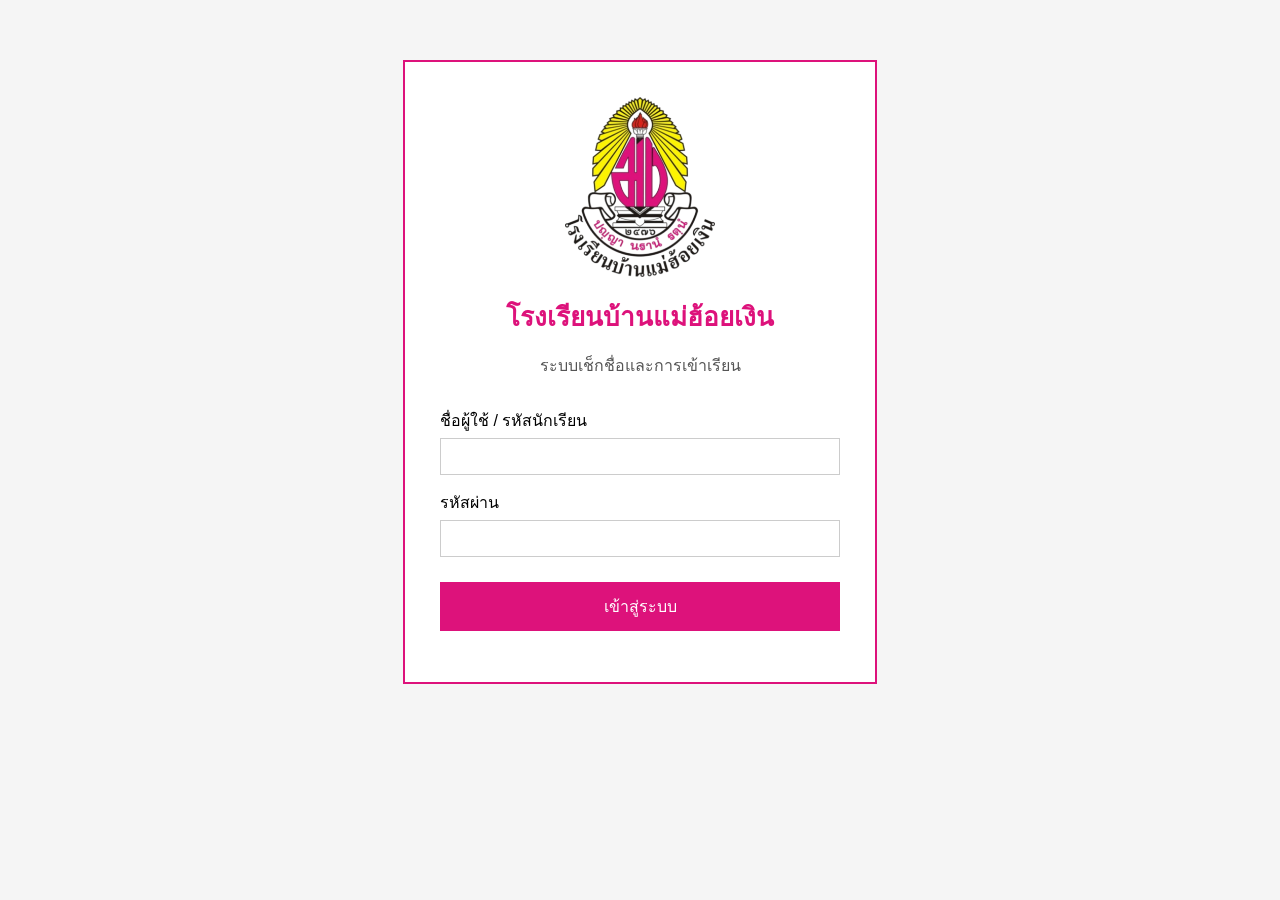
<file: index.html>
<!DOCTYPE html>
<html>
<head>
    <title>ระบบเช็กชื่อโรงเรียนบ้านแม่ฮ้อยเงิน</title>
    <link rel="stylesheet" href="style.css">
</head>

<body>

    <div class="login-box">

        <img src="maehoingenschoollogo.png" class="school-logo">

        <h1>โรงเรียนบ้านแม่ฮ้อยเงิน</h1>
        <p>ระบบเช็กชื่อและการเข้าเรียน</p>

        <form>

            <label>ชื่อผู้ใช้ / รหัสนักเรียน</label>
            <input type="text" id="username">

            <label>รหัสผ่าน</label>
            <input type="password" id="password">

            <button type="button" onclick="login()">เข้าสู่ระบบ</button>

            <p id="error-message"></p>

        </form>

    </div>

    <script src="script.js"></script>

</body>
</html>
</file>
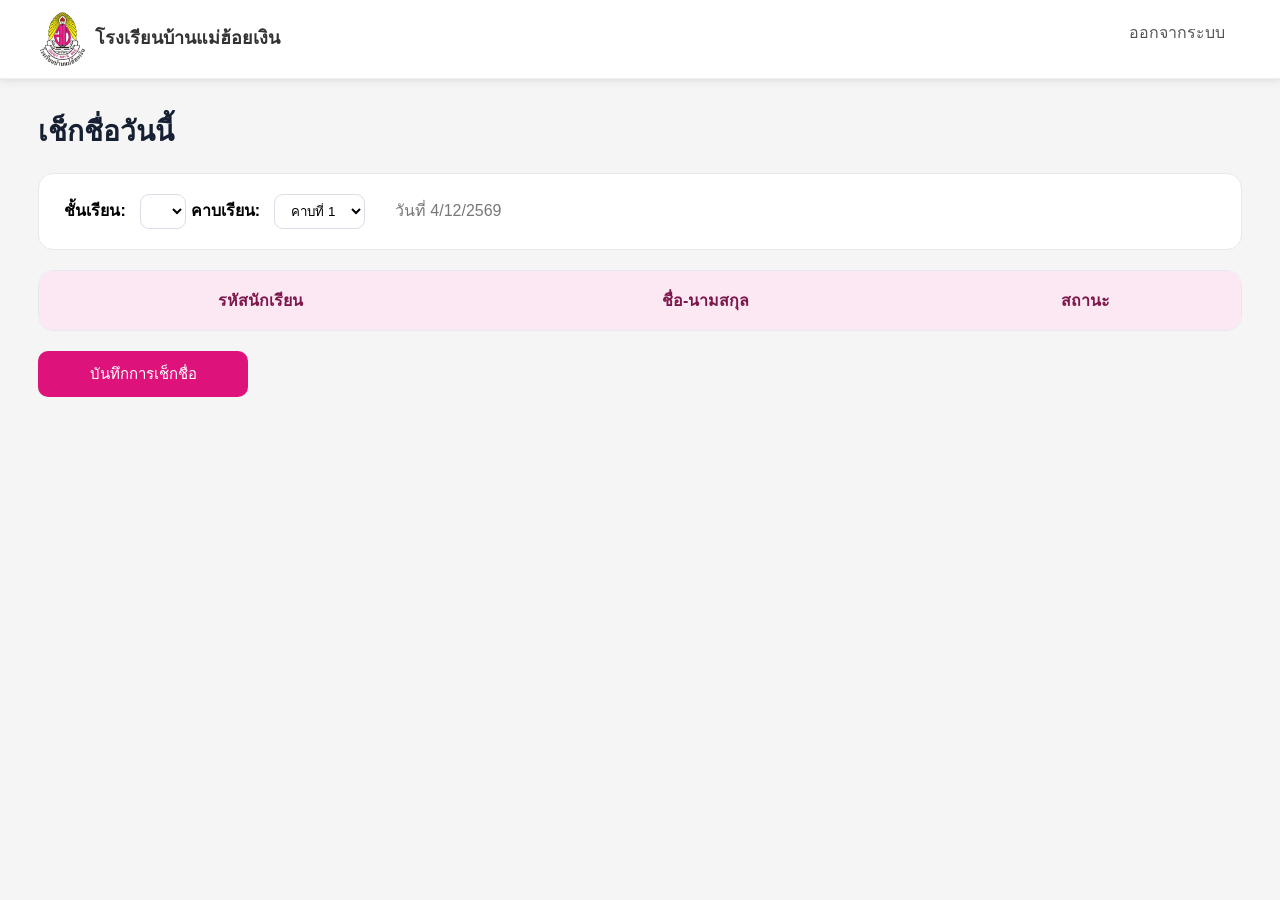
<file: attendance.html>
<!DOCTYPE html>
<html>

<head>
    <title>เช็กชื่อ - โรงเรียนบ้านแม่ฮ้อยเงิน</title>
    <link rel="stylesheet" href="style.css">
</head>

<body>

    <div id="navbar"></div>

    <div class="attendance-container">

        <h1>เช็กชื่อวันนี้</h1>

        <div class="attendance-info">

            <label>ชั้นเรียน:</label>

            <select id="class-select"></select>

            <label>คาบเรียน:</label>

            <select id="period-select"></select>

            <p id="today-date"></p>

        </div>

        <table class="attendance-table">

            <tr>
                <th>รหัสนักเรียน</th>
                <th>ชื่อ-นามสกุล</th>
                <th>สถานะ</th>
            </tr>

            <tbody id="attendance-list"></tbody>

        </table>

        <button class="save-button" onclick="saveAttendance()">
            บันทึกการเช็กชื่อ
        </button>

        <p id="save-message"></p>

    </div>

    <script src="script.js"></script>

</body>

</html>
</file>
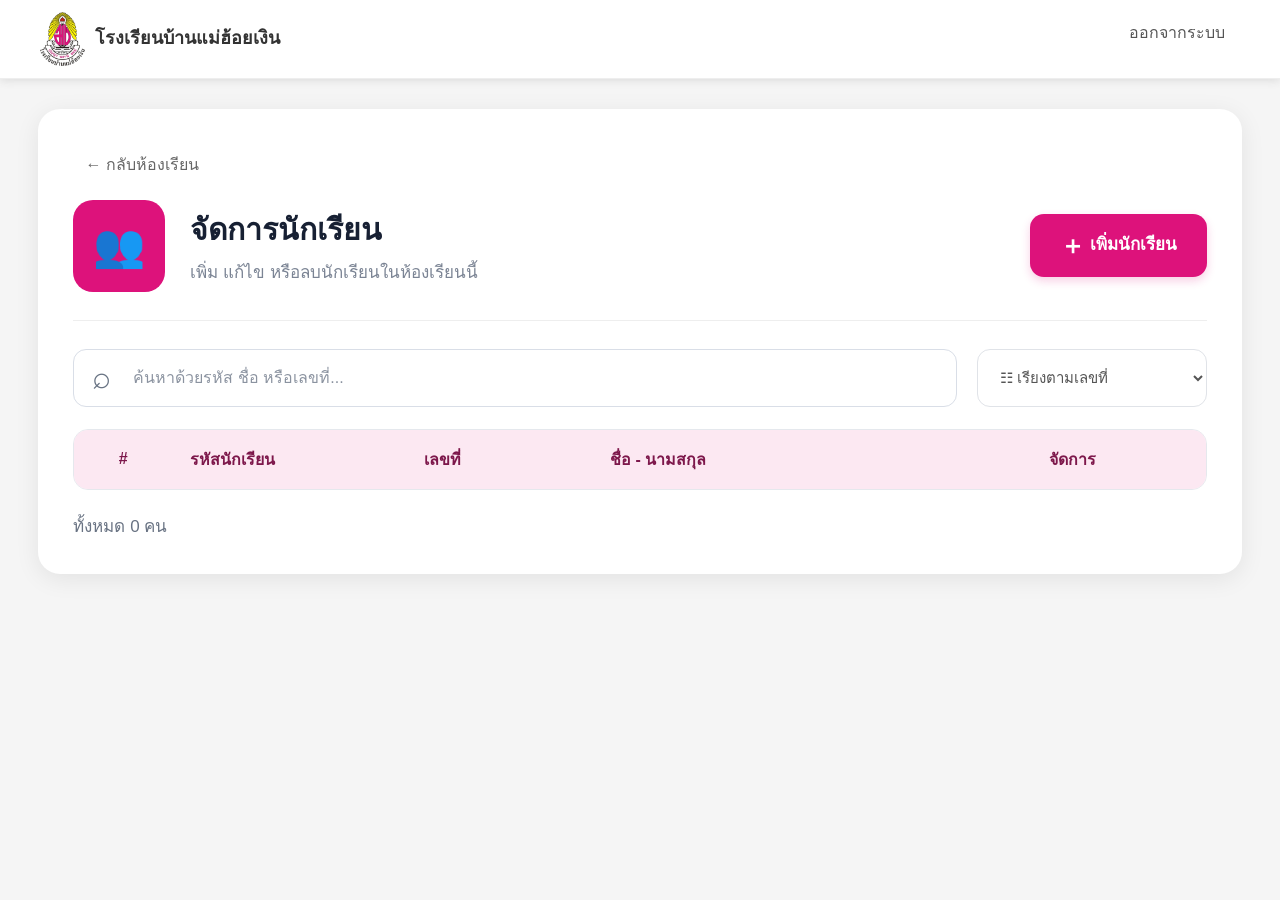
<file: class.html>
<!DOCTYPE html>
<html>

<head>
    <title>จัดการนักเรียน - โรงเรียนบ้านแม่ฮ้อยเงิน</title>
    <link rel="stylesheet" href="style.css">
</head>

<body>

    <div id="navbar"></div>

    <div class="class-student-page">
        <a href="classes.html" class="back-button">← กลับห้องเรียน</a>

        <div class="class-header">

            <div class="class-header-left">

                <div class="class-icon">
                    👥
                </div>

                <div>
                    <h1 id="selected-class-name">จัดการนักเรียน</h1>
                    <p>เพิ่ม แก้ไข หรือลบนักเรียนในห้องเรียนนี้</p>
                </div>

            </div>

            <button class="add-student-button" onclick="toggleAddStudentForm()">
                <span>＋</span> เพิ่มนักเรียน
            </button>

        </div>


        <div id="add-student-form" class="add-student-form">

            <h2>เพิ่มนักเรียน</h2>

            <div class="student-form">

                <label>รหัสนักเรียน</label>
                <input type="text" id="student-id">

                <label>เลขที่</label>
                <input type="text" id="student-number">

                <label>ชื่อ</label>
                <input type="text" id="student-firstname">

                <label>นามสกุล</label>
                <input type="text" id="student-lastname">

                <div class="add-form-buttons">

                    <button onclick="addStudent()">
                        เพิ่มนักเรียน
                    </button>

                    <button class="cancel-add-button" onclick="toggleAddStudentForm()">
                        ยกเลิก
                    </button>

                </div>

                <p id="student-message"></p>

            </div>

        </div>


        <div class="student-list-area">

            <div class="student-list-tools">

                <div class="student-search-box">

                    <span>⌕</span>

                    <input
                        type="text"
                        id="student-search-input"
                        placeholder="ค้นหาด้วยรหัส ชื่อ หรือเลขที่..."
                        oninput="showStudents()">

                </div>

                <select id="student-sort" onchange="showStudents()">

                    <option value="number">☷ เรียงตามเลขที่</option>
                    <option value="id">เรียงตามรหัสนักเรียน</option>
                    <option value="name">เรียงตามชื่อ</option>

                </select>

            </div>


            <div class="student-table-container">

                <table class="student-table">

                    <thead>

                        <tr>
                            <th>#</th>
                            <th>รหัสนักเรียน</th>
                            <th>เลขที่</th>
                            <th>ชื่อ - นามสกุล</th>
                            <th>จัดการ</th>
                        </tr>

                    </thead>

                    <tbody id="student-list"></tbody>

                </table>

            </div>


            <div class="student-list-footer">

                <p id="student-total">ทั้งหมด 0 คน</p>

            </div>

        </div>

    </div>


    <div id="edit-student-modal" class="edit-modal">

        <div class="edit-modal-box">

            <h2>แก้ไขข้อมูลนักเรียน</h2>

            <label>รหัสนักเรียน</label>
            <input type="text" id="edit-student-id">

            <label>เลขที่</label>
            <input type="text" id="edit-student-number">

            <label>ชื่อ</label>
            <input type="text" id="edit-student-firstname">

            <label>นามสกุล</label>
            <input type="text" id="edit-student-lastname">

            <div class="edit-modal-buttons">

                <button onclick="saveEditedStudent()">
                    บันทึก
                </button>

                <button class="cancel-button" onclick="closeEditStudent()">
                    ยกเลิก
                </button>

            </div>

        </div>

    </div>


    <script src="script.js"></script>

</body>

</html>
</file>
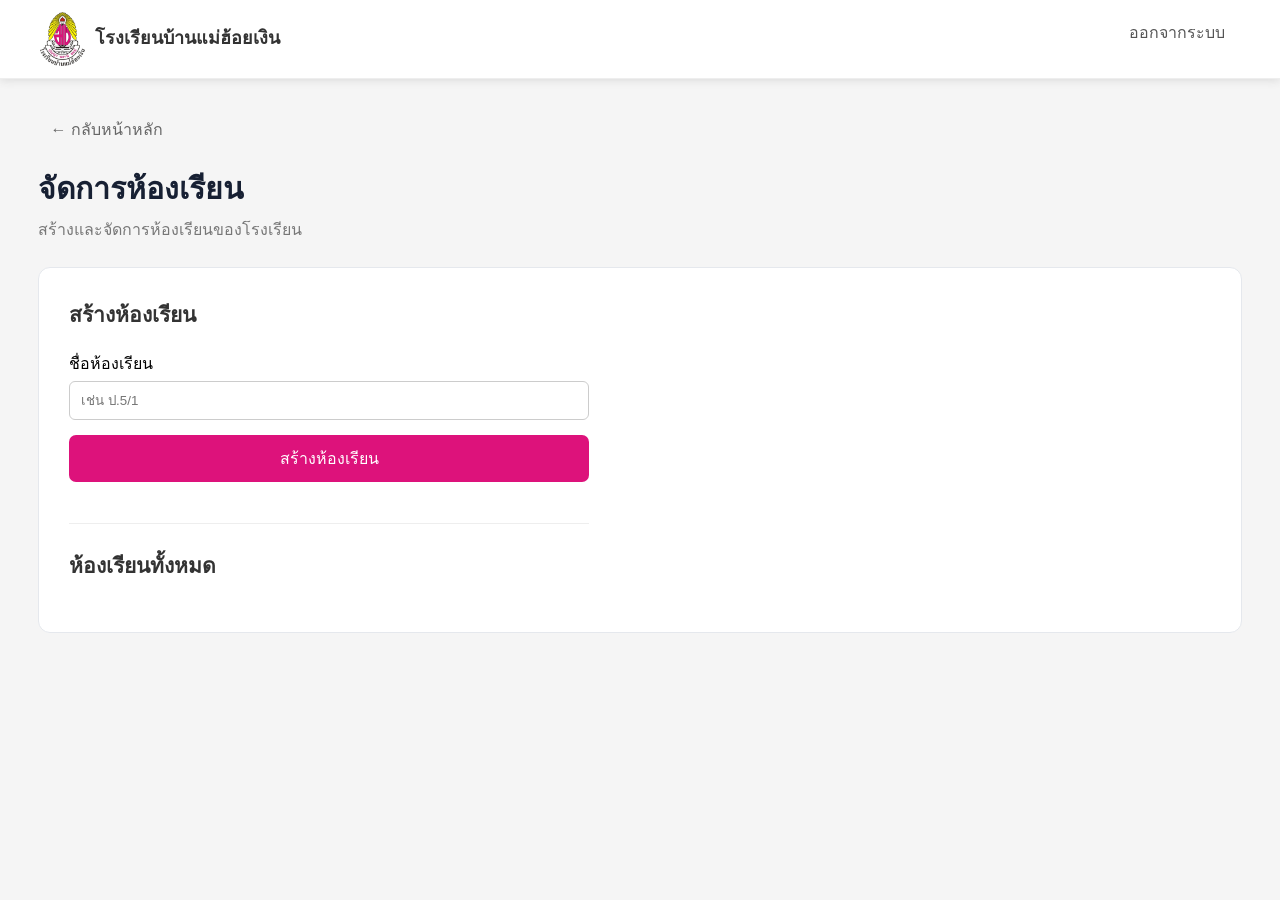
<file: classes.html>
<!DOCTYPE html>
<html>

<head>
    <title>จัดการห้องเรียน - โรงเรียนบ้านแม่ฮ้อยเงิน</title>
    <link rel="stylesheet" href="style.css">
</head>

<body>

    <div id="navbar"></div>

    <div class="class-page">

        <a href="dashboard.html" class="back-button">← กลับหน้าหลัก</a>

        <h1>จัดการห้องเรียน</h1>

        <p class="page-description">
            สร้างและจัดการห้องเรียนของโรงเรียน
        </p>

        <div class="class-management">

            <h2>สร้างห้องเรียน</h2>

            <div class="class-create">

                <label>ชื่อห้องเรียน</label>
                <input type="text" id="class-name" placeholder="เช่น ป.5/1">

                <button onclick="addClass()">สร้างห้องเรียน</button>

                <p id="class-message"></p>

            </div>

            <h2>ห้องเรียนทั้งหมด</h2>

            <div id="class-list"></div>

        </div>

    </div>
    <div id="edit-class-modal" class="edit-modal">

        <div class="edit-modal-box">

            <h2>แก้ไขชื่อห้องเรียน</h2>

            <label>ชื่อห้องเรียน</label>

            <input type="text" id="edit-class-name">

            <div class="edit-modal-buttons">

                <button onclick="saveEditedClass()">
                    บันทึก
                </button>

                <button class="cancel-button" onclick="closeEditClass()">
                    ยกเลิก
                </button>

            </div>

        </div>

    </div>
    
    <script src="script.js"></script>

</body>

</html>
</file>
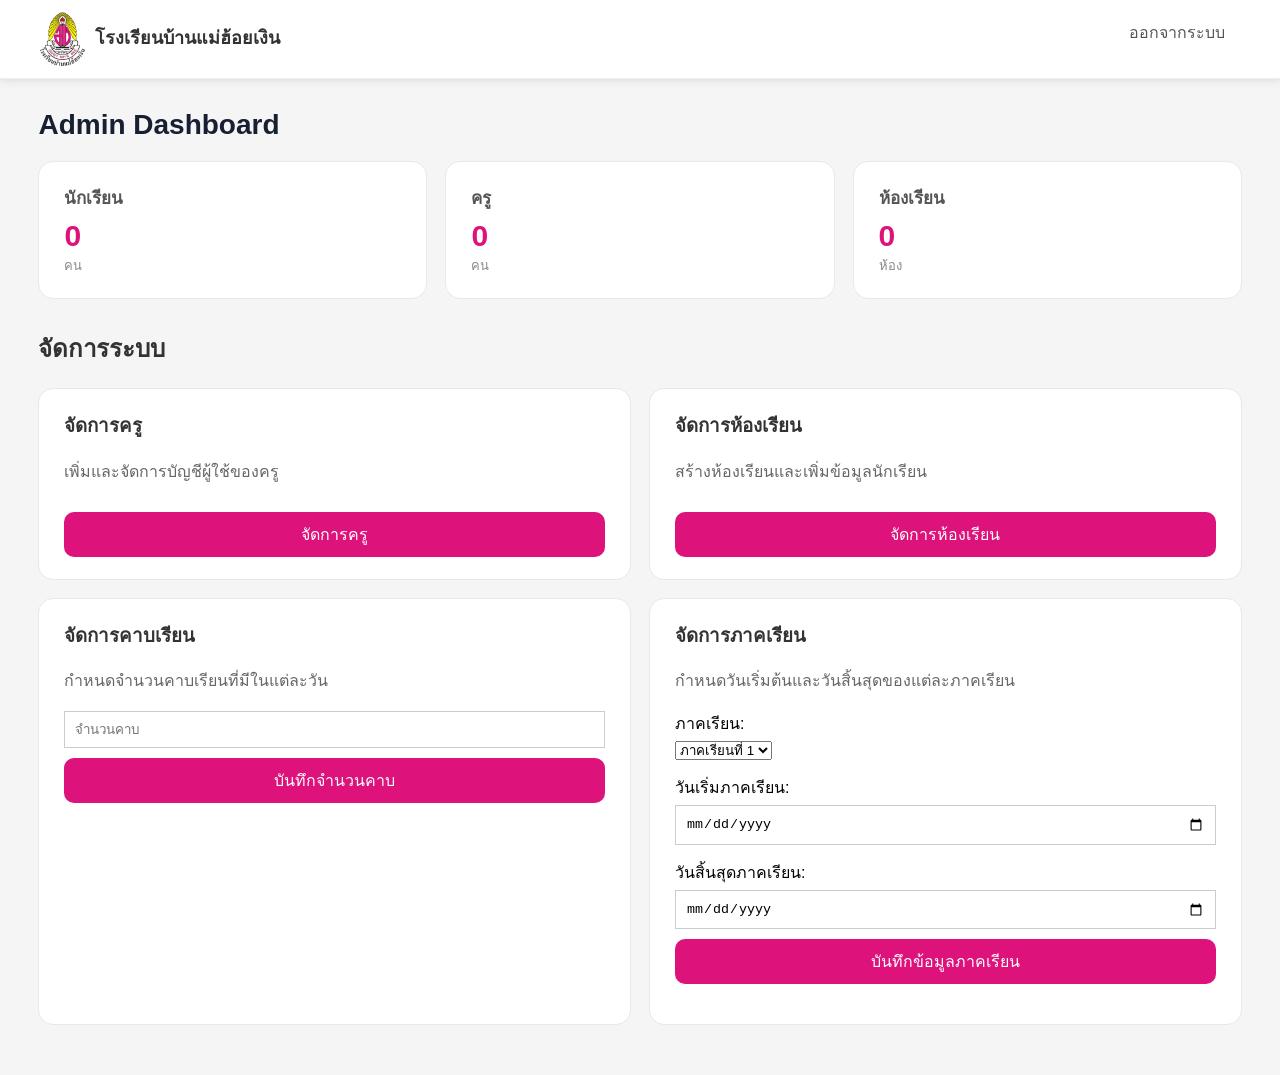
<file: dashboard.html>
<!DOCTYPE html>
<html>

<head>
    <title>Admin - โรงเรียนบ้านแม่ฮ้อยเงิน</title>
    <link rel="stylesheet" href="style.css">
</head>

<body>

    <div id="navbar"></div>
    <div class="admin-container">

        <h1>Admin Dashboard</h1>

        <div class="admin-cards">

            <div class="admin-card">
                <h2>นักเรียน</h2>
                <p id="student-count">0</p>
                <span>คน</span>
            </div>

            <div class="admin-card">
                <h2>ครู</h2>
                <p id="teacher-count">0</p>
                <span>คน</span>
            </div>

            <div class="admin-card">
                <h2>ห้องเรียน</h2>
                <p id="class-count">0</p>
                <span>ห้อง</span>
            </div>

        </div>

        <h2 class="admin-section-title">จัดการระบบ</h2>

        <div class="admin-actions">

            <div class="admin-action">
                <h3>จัดการครู</h3>
                <p>เพิ่มและจัดการบัญชีผู้ใช้ของครู</p>
                <a href="teachers.html">
                    <button>จัดการครู</button>
                </a>
            </div>

            <div class="admin-action">
                <h3>จัดการห้องเรียน</h3>
                <p>สร้างห้องเรียนและเพิ่มข้อมูลนักเรียน</p>
                <a href="classes.html">
                    <button>จัดการห้องเรียน</button>
                </a>
            </div>

            <div class="admin-action">

                <h3>จัดการคาบเรียน</h3>

                <p>กำหนดจำนวนคาบเรียนที่มีในแต่ละวัน</p>

                <input type="number" id="period-count" min="1" max="20" placeholder="จำนวนคาบ">

                <button onclick="savePeriods()">บันทึกจำนวนคาบ</button>

                <p id="period-message"></p>

            </div>


            <div class="admin-action">

                <h3>จัดการภาคเรียน</h3>

                <p>กำหนดวันเริ่มต้นและวันสิ้นสุดของแต่ละภาคเรียน</p>

                <label>ภาคเรียน:</label>

                <select id="term-select">

                    <option value="1">ภาคเรียนที่ 1</option>
                    <option value="2">ภาคเรียนที่ 2</option>

                </select>

                <label>วันเริ่มภาคเรียน:</label>

                <input type="date" id="term-start">

                <label>วันสิ้นสุดภาคเรียน:</label>

                <input type="date" id="term-end">

                <button onclick="saveTermDates()">บันทึกข้อมูลภาคเรียน</button>

                <p id="term-message"></p>

            </div>

        </div>

    </div>
    <script src="script.js"></script>
</body>

</html>
</file>
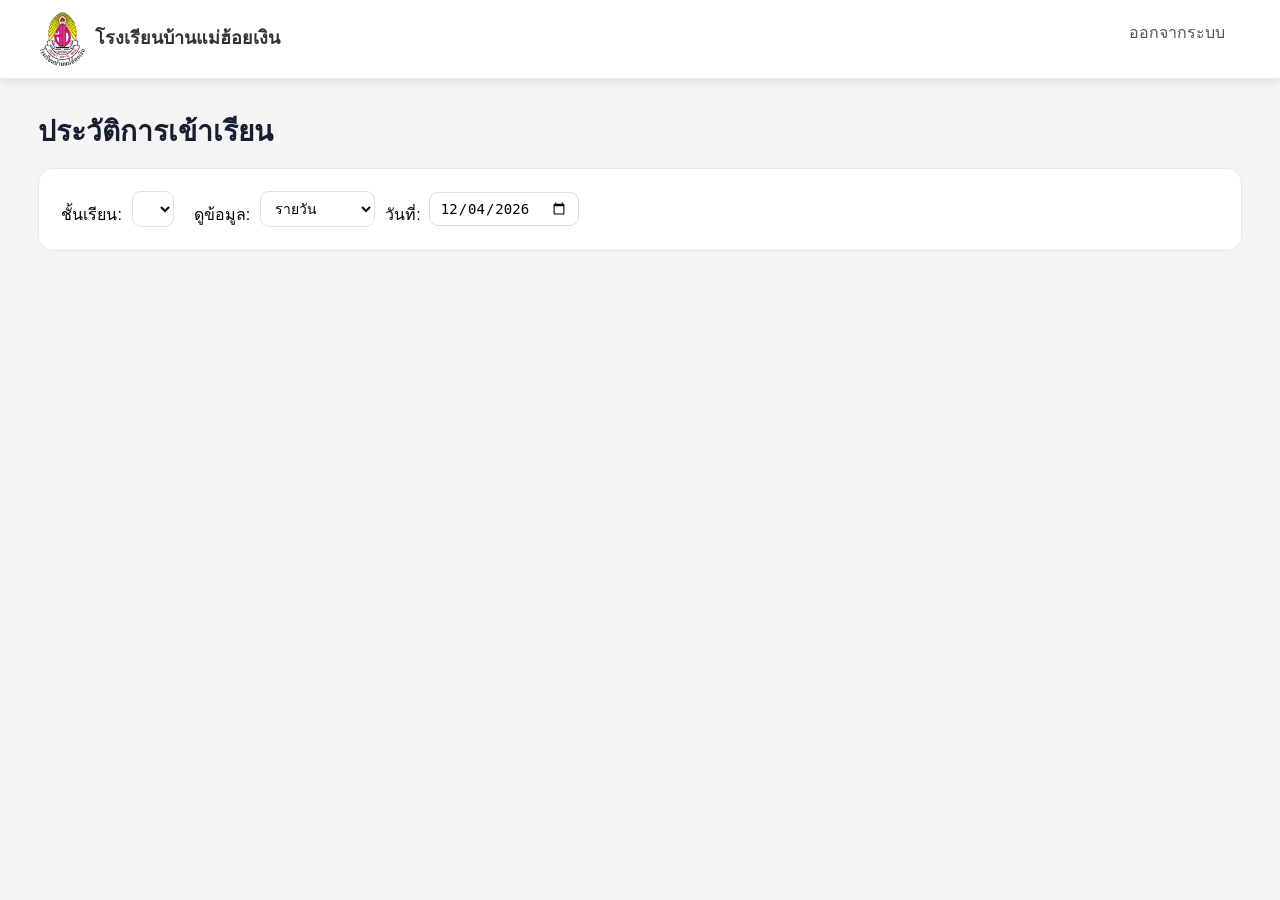
<file: records.html>
<!DOCTYPE html>
<html>

<head>
    <title>ประวัติการเข้าเรียน - โรงเรียนบ้านแม่ฮ้อยเงิน</title>
    <link rel="stylesheet" href="style.css">
</head>

<body>

    <div id="navbar"></div>

    <div class="records-container">

        <h1>ประวัติการเข้าเรียน</h1>

        <div class="records-info">

            <label>ชั้นเรียน:</label>

            <select id="record-class"></select>

            <label>ดูข้อมูล:</label>

            <select id="record-period">

                <option value="daily">รายวัน</option>
                <option value="week">รายสัปดาห์</option>
                <option value="month">รายเดือน</option>
                <option value="term">ทั้งภาคเรียน</option>

            </select>


            <div id="daily-date">

                <label>วันที่:</label>

                <input type="date" id="record-date">

            </div>


            <div id="week-date">

                <label>ตั้งแต่:</label>

                <input type="date" id="week-start">

                <label>ถึง:</label>

                <input type="date" id="week-end">

            </div>


            <div id="month-date">

                <label>เดือน:</label>

                <input type="month" id="record-month">

            </div>


            <div id="term-date">

                <label>ภาคเรียน:</label>

                <select id="record-term">

                    <option value="1">ภาคเรียนที่ 1</option>
                    <option value="2">ภาคเรียนที่ 2</option>

                </select>

            </div>

        </div>


        <div id="records-content"></div>

    </div>

    <script src="script.js"></script>

</body>

</html>
</file>
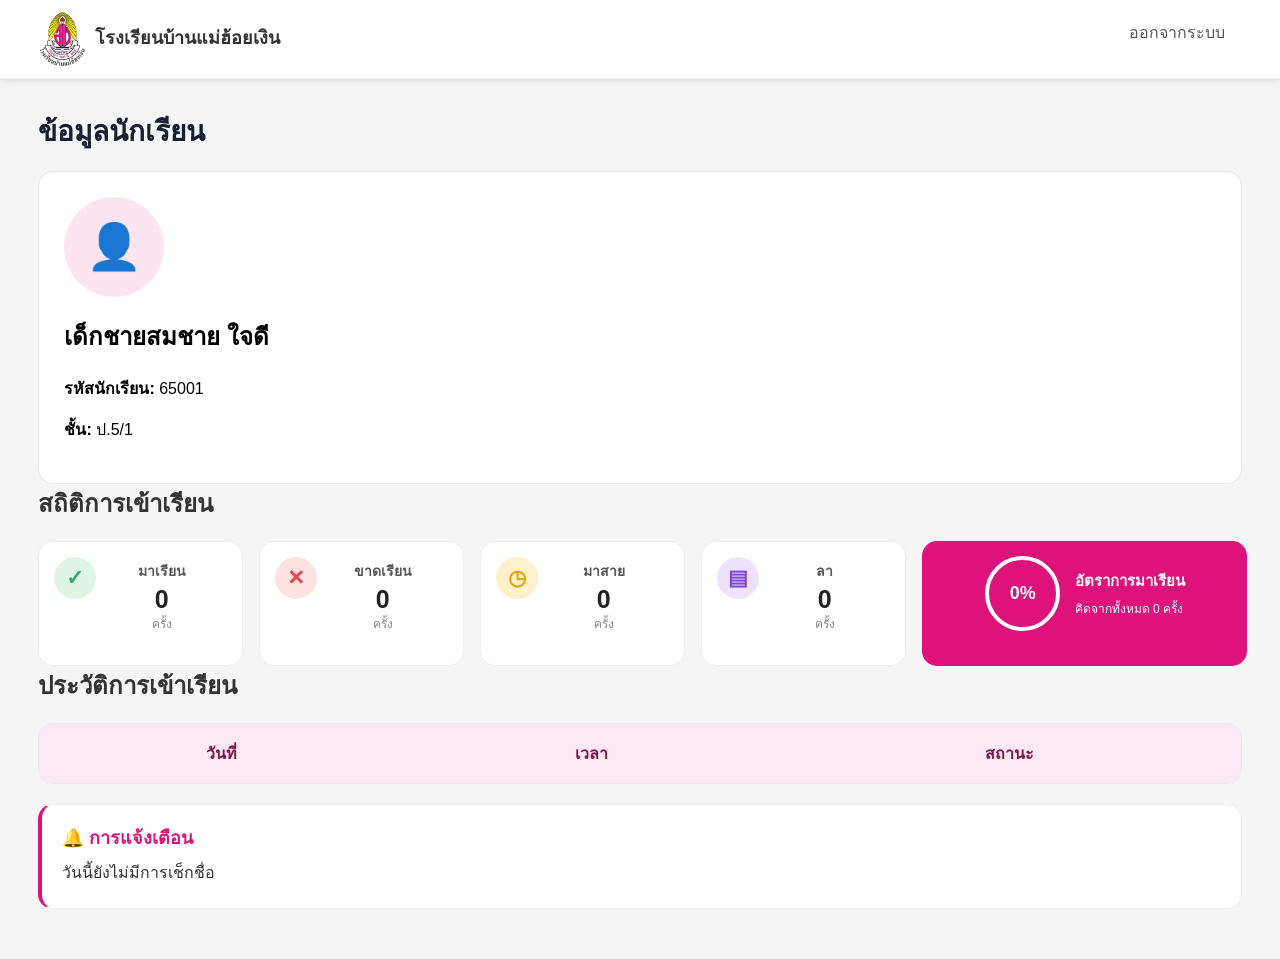
<file: student.html>
<!DOCTYPE html>
<html>

<head>
    <title>ข้อมูลนักเรียน - โรงเรียนบ้านแม่ฮ้อยเงิน</title>
    <link rel="stylesheet" href="style.css">
</head>

<body>

    <div id="navbar"></div>


    <div class="student-container">

        <div id="student-search">

            <h2>ค้นหานักเรียน</h2>

            <input type="text" id="search-student-id" placeholder="กรอกรหัสนักเรียน">

            <button onclick="searchStudent()">ค้นหา</button>

            <p id="search-message"></p>

        </div>

        <h1>ข้อมูลนักเรียน</h1>

        <div class="student-info">

            <div class="student-photo">👤</div>

            <h2 id="student-name">เด็กชายสมชาย ใจดี</h2>
            <p><strong>รหัสนักเรียน:</strong> <span id="student-id">65001</span></p>
            <p><strong>ชั้น:</strong> <span id="student-class">ป.5/1</span></p>

        </div>


        <h2 class="section-title">สถิติการเข้าเรียน</h2>

        <div class="statistics">

            <div class="stat-box">

                <div class="stat-icon present">✓</div>

                <div class="stat-content">
                    <h3>มาเรียน</h3>
                    <p id="present-count">0</p>
                    <span>ครั้ง</span>
                </div>

            </div>


            <div class="stat-box">

                <div class="stat-icon absent">✕</div>

                <div class="stat-content">
                    <h3>ขาดเรียน</h3>
                    <p id="absent-count">0</p>
                    <span>ครั้ง</span>
                </div>

            </div>


            <div class="stat-box">

                <div class="stat-icon late">◷</div>

                <div class="stat-content">
                    <h3>มาสาย</h3>
                    <p id="late-count">0</p>
                    <span>ครั้ง</span>
                </div>

            </div>


            <div class="stat-box">

                <div class="stat-icon leave">▤</div>

                <div class="stat-content">
                    <h3>ลา</h3>
                    <p id="leave-count">0</p>
                    <span>ครั้ง</span>
                </div>

            </div>


            <div class="rate-box">

                <div class="rate-circle" id="attendance-rate">
                    0%
                </div>

                <div class="rate-content">
                    <h3>อัตราการมาเรียน</h3>
                    <p id="total-attendance">คิดจากทั้งหมด 0 ครั้ง</p>
                </div>

            </div>

        </div>


        <h2 class="section-title">ประวัติการเข้าเรียน</h2>

        <table class="student-history">

            <tr>
                <th>วันที่</th>
                <th>เวลา</th>
                <th>สถานะ</th>
            </tr>

            <tbody id="student-history-list"></tbody>

        </table>


        <div class="notification">

            <h2>🔔 การแจ้งเตือน</h2>

            <p id="attendance-notification">
                วันนี้ยังไม่มีการเช็กชื่อ
            </p>

            <span id="notification-time"></span>

        </div>

    </div>
    <script src="script.js"></script>
</body>

</html>
</file>
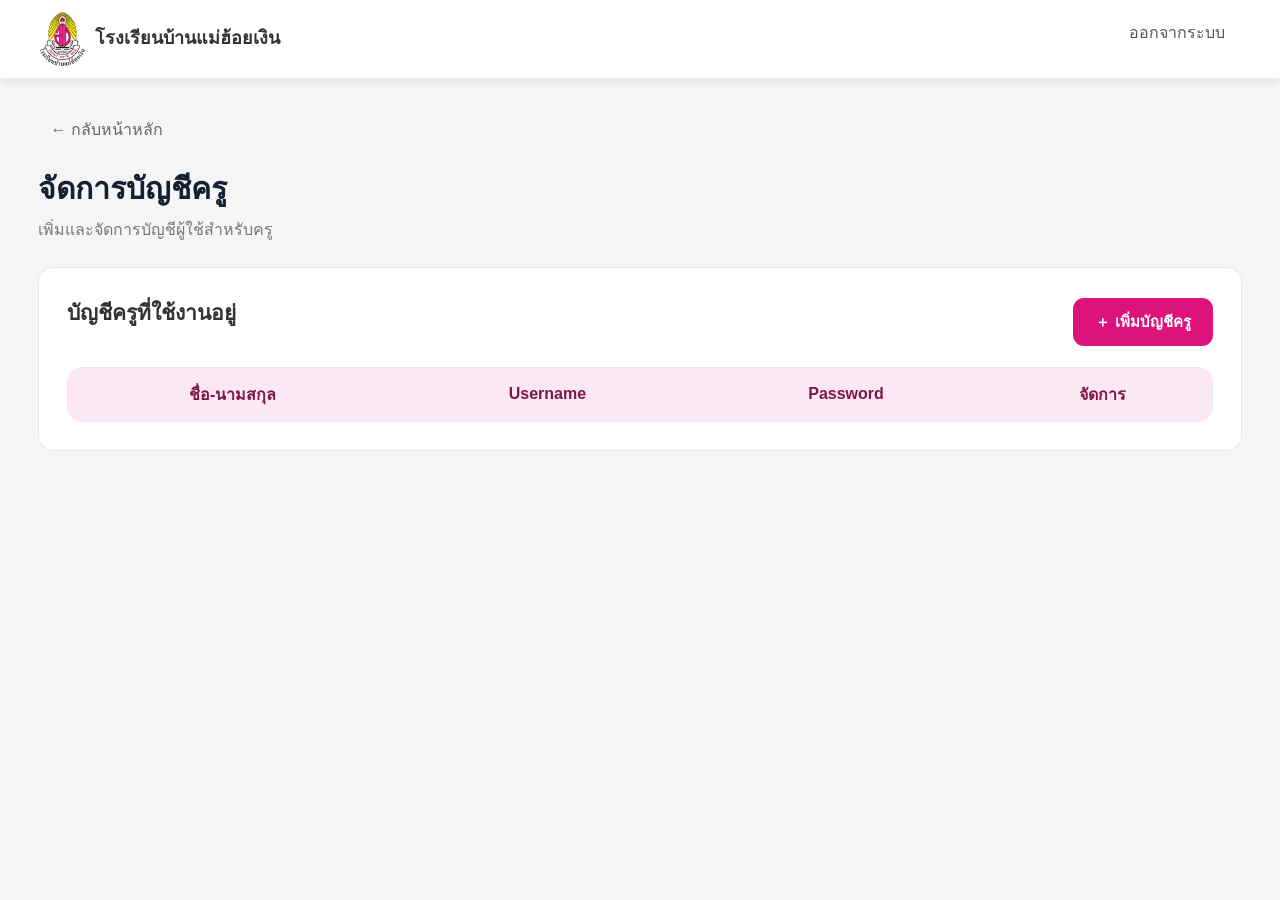
<file: teachers.html>
<!DOCTYPE html>
<html>

<head>
    <title>จัดการครู - โรงเรียนบ้านแม่ฮ้อยเงิน</title>
    <link rel="stylesheet" href="style.css">
</head>

<body>

    <div id="navbar"></div>

    <div class="teacher-page">

        <a href="dashboard.html" class="back-button">← กลับหน้าหลัก</a>

        <h1>จัดการบัญชีครู</h1>

        <p class="page-description">
            เพิ่มและจัดการบัญชีผู้ใช้สำหรับครู
        </p>

        <div class="teacher-management">

            <div class="teacher-list-header">

                <h2>บัญชีครูที่ใช้งานอยู่</h2>

                <button class="add-teacher-button"
                        onclick="toggleAddTeacherForm()">
                    ＋ เพิ่มบัญชีครู
                </button>

            </div>

            <table class="teacher-table">

                <tr>
                    <th>ชื่อ-นามสกุล</th>
                    <th>Username</th>
                    <th>Password</th>
                    <th>จัดการ</th>
                </tr>

                <tbody id="teacher-list"></tbody>

            </table>

        </div>

    </div>


    <!-- Add Teacher Popup -->

    <div id="add-teacher-modal" class="edit-modal">

        <div class="edit-modal-box add-teacher-modal-box">

            <h2>เพิ่มบัญชีครู</h2>

            <label>ชื่อ</label>
            <input type="text" id="teacher-firstname">

            <label>นามสกุล</label>
            <input type="text" id="teacher-lastname">

            <label>Username</label>
            <input type="text" id="teacher-username">

            <label>Password</label>
            <input type="password" id="teacher-password">

            <p id="teacher-message"></p>

            <div class="edit-modal-buttons">

                <button onclick="addTeacher()">
                    เพิ่มบัญชีครู
                </button>

                <button class="cancel-button"
                        onclick="closeAddTeacherForm()">
                    ยกเลิก
                </button>

            </div>

        </div>

    </div>


    <!-- Edit Teacher Popup -->

    <div id="edit-teacher-modal" class="edit-modal">

        <div class="edit-modal-box">

            <h2>แก้ไขข้อมูลครู</h2>

            <label>ชื่อ</label>
            <input type="text" id="edit-teacher-firstname">

            <label>นามสกุล</label>
            <input type="text" id="edit-teacher-lastname">

            <label>Username</label>
            <input type="text" id="edit-teacher-username">

            <label>Password</label>
            <input type="password" id="edit-teacher-password">

            <div class="edit-modal-buttons">

                <button onclick="saveEditedTeacher()">
                    บันทึก
                </button>

                <button class="cancel-button"
                        onclick="closeEditTeacher()">
                    ยกเลิก
                </button>

            </div>

        </div>

    </div>


    <script src="script.js"></script>

</body>

</html>
</file>
<file: style.css>
/* login page */

body {
    background-color: #f5f5f5;
    font-family: Arial, sans-serif;
    margin: 0;
}

.login-box {
    width: 400px;
    margin: 60px auto;
    padding: 35px;
    background-color: white;
    border: 2px solid #dd127b;
    text-align: center;
}

.school-logo {
    width: 150px;
    height: auto;
}

h1 {
    color: #dd127b;
    font-size: 26px;
    margin: 15px 0 5px 0;
}

.login-box>p {
    color: #555555;
    margin-bottom: 30px;
}

form {
    text-align: left;
}

label {
    display: block;
    margin-top: 15px;
    margin-bottom: 5px;
}

input {
    width: 100%;
    padding: 10px;
    box-sizing: border-box;
    border: 1px solid #cccccc;
}

button {
    width: 100%;
    padding: 12px;
    margin-top: 25px;
    background-color: #dd127b;
    color: white;
    border: none;
    font-size: 16px;
}

button:hover {
    background-color: #b90f68;
}

#error-message {
    color: red;
    text-align: center;
}

/* navbar */

.navbar {
    background-color: white;
    padding: 12px 40px;
    border-bottom: 1px solid #eeeeee;
    box-shadow: 0 2px 8px #dddddd;
}

.nav-title {
    display: inline;
    color: #333333;
    font-size: 18px;
    font-weight: bold;
}

.nav-title img {
    width: 45px;
    height: auto;
    vertical-align: middle;
    margin-right: 10px;
}

.nav-links {
    float: right;
    padding-top: 8px;
}

.nav-links a {
    color: #555555;
    text-decoration: none;
    margin-left: 8px;
    padding: 10px 15px;
    border-radius: 6px;
}

.nav-links a:hover {
    background-color: #fce5f0;
    color: #dd127b;
}

.nav-links a.active {
    background-color: #dd127b;
    color: white;
}

/* Attendance Page */

.attendance-container {
    width: 85%;
    max-width: 1100px;
    margin: 35px auto;
}

.attendance-container h1 {
    color: #333333;
    font-size: 28px;
    margin-bottom: 20px;
}


.attendance-info {
    background-color: white;
    padding: 18px 25px;
    border: 1px solid #eeeeee;
    border-radius: 10px;
    margin-bottom: 18px;
}

.attendance-info label {
    display: inline;
    margin: 0;
    font-weight: bold;
}

.attendance-info select {
    padding: 8px 12px;
    margin-left: 10px;
    border: 1px solid #cccccc;
    border-radius: 6px;
    background-color: white;
}

#today-date {
    display: inline;
    margin-left: 25px;
    color: #777777;
}


.attendance-table {
    width: 100%;
    border-collapse: separate;
    border-spacing: 0;
    background-color: white;
    border: 1px solid #eeeeee;
    border-radius: 10px;
    overflow: hidden;
}

.attendance-table th {
    background-color: #dd127b;
    color: white;
    font-weight: bold;
}

.attendance-table th,
.attendance-table td {
    padding: 14px;
    text-align: center;
    border-bottom: 1px solid #eeeeee;
}

.attendance-table tr:last-child td {
    border-bottom: none;
}

.attendance-table tr:hover {
    background-color: #fff7fb;
}

.status {
    padding: 8px 18px;
    border: 1px solid #dddddd;
    border-radius: 6px;
    background-color: white;
}

.save-button {
    width: 210px;
    padding: 12px;
    margin-top: 20px;
    background-color: #dd127b;
    color: white;
    border: none;
    border-radius: 7px;
    font-size: 15px;
    cursor: pointer;
}

.save-button:hover {
    background-color: #b90f68;
}

#save-message {
    color: green;
    font-weight: bold;
    margin-top: 12px;
}

/* Student Page */

.student-container {
    width: 85%;
    max-width: 1050px;
    margin: 30px auto;
}

.student-container h1 {
    color: #333333;
    font-size: 28px;
    margin-bottom: 18px;
}

.student-info {
    background-color: white;
    padding: 20px 25px;
    border: 1px solid #eeeeee;
    border-radius: 10px;
    display: block;
}

.student-photo {
    width: 100px;
    height: 100px;
    background-color: #fce5f0;
    border-radius: 50%;
    display: inline-block;
    text-align: center;
    line-height: 100px;
    font-size: 45px;
    vertical-align: middle;
    margin-right: 25px;
}

.student-details {
    display: inline-block;
    vertical-align: middle;
}

.student-details h2 {
    margin: 0 0 12px 0;
    color: #dd127b;
}

.student-details p {
    color: #555555;
    margin: 7px 0;
}

.student-main {
    margin-top: 35px;
}

.statistics-section {
    width: 100%;
}

.section-title {
    color: #333333;
    margin: 0 0 18px 0;
}

.statistics {
    display: block;
    white-space: nowrap;
}

.stat-box {
    display: inline-block;
    width: 17%;
    height: 125px;
    margin-right: 1%;
    padding: 15px;
    box-sizing: border-box;
    background-color: white;
    border: 1px solid #eeeeee;
    border-radius: 10px;
    vertical-align: top;
    position: relative;
}

.stat-box:last-of-type {
    margin-right: 1%;
}

.stat-icon {
    width: 42px;
    height: 42px;
    border-radius: 50%;
    text-align: center;
    line-height: 42px;
    font-size: 21px;
    font-weight: bold;
    position: absolute;
    top: 15px;
    left: 15px;
}

.stat-icon.present {
    background-color: #dff5e8;
    color: #2eae68;
}

.stat-icon.absent {
    background-color: #fde2e2;
    color: #e54848;
}

.stat-icon.late {
    background-color: #fff0cc;
    color: #e5a500;
}

.stat-icon.leave {
    background-color: #eee3ff;
    color: #8145d8;
}

.stat-content {
    text-align: center;
    padding-top: 3px;
}

.stat-content h3 {
    color: #555555;
    margin: 0 0 0 42px;
    font-size: 14px;
    text-align: center;
}

.stat-content p {
    color: #222222;
    font-size: 25px;
    font-weight: bold;
    margin: 3px 0 0 42px;
    text-align: center;
}

.stat-content span {
    color: #888888;
    font-size: 12px;
    display: block;
    margin-left: 42px;
    text-align: center;
}

.rate-box {
    display: inline-block;
    width: 27%;
    height: 125px;
    padding: 15px;
    box-sizing: border-box;
    background-color: #dd127b;
    color: white;
    border-radius: 10px;
    vertical-align: top;
    text-align: center;
}

.rate-circle {
    display: inline-block;
    width: 75px;
    height: 75px;
    border: 4px solid white;
    border-radius: 50%;
    text-align: center;
    line-height: 67px;
    font-size: 18px;
    font-weight: bold;
    box-sizing: border-box;
    vertical-align: middle;
}

.rate-content {
    display: inline-block;
    vertical-align: middle;
    margin-left: 10px;
    margin-top: 0;
    text-align: left;
}

.rate-content h3 {
    margin: 0 0 6px 0;
    font-size: 15px;
}

.rate-content p {
    margin: 0;
    font-size: 12px;
}


.student-history {
    width: 100%;
    border-collapse: collapse;
    background-color: white;
    border: 1px solid #eeeeee;
    border-radius: 10px;
    overflow: hidden;
}

.student-history th {
    background-color: #dd127b;
    color: white;
    font-weight: bold;
}

.student-history th,
.student-history td {
    padding: 12px;
    text-align: center;
    border-bottom: 1px solid #eeeeee;
}

.student-history tr:last-child td {
    border-bottom: none;
}

.student-history tr:hover {
    background-color: #fff7fb;
}

.notification {
    margin-top: 20px;
    padding: 18px 20px;
    background-color: white;
    border-left: 4px solid #dd127b;
    border-radius: 10px;
    border-top: 1px solid #eeeeee;
    border-right: 1px solid #eeeeee;
    border-bottom: 1px solid #eeeeee;
}

.notification h2 {
    margin: 0 0 8px 0;
    color: #dd127b;
    font-size: 18px;
}

.notification p {
    margin: 5px 0;
    color: #333333;
}

.notification span {
    color: #888888;
    font-size: 13px;
}

/* Attendance Records */

.records-container {

    width: 94%;

    max-width: 1350px;

    margin: 25px auto 40px auto;

}

.records-container h1 {

    color: #333333;

    font-size: 28px;

    margin-bottom: 15px;

}

/* Records page */

.records-info {

    display: flex;

    align-items: center;

    gap: 10px;

    flex-wrap: wrap;

    background-color: white;

    padding: 15px 20px;

    border: 1px solid #eeeeee;

    border-radius: 10px;

    margin-bottom: 20px;

}

.records-info label {

    margin-left: 10px;

}

.records-info label:first-child {

    margin-left: 0;

}

.records-info select,

.records-info input {

    padding: 8px 10px;

    border: 1px solid #cccccc;

    border-radius: 5px;

    font-size: 14px;

}

#record-date {

    width: 150px;

}

.record-period-title {

    margin-top: 18px;

    margin-bottom: 7px;

    color: #333333;

    font-size: 21px;

}

.records-table {

    width: 100%;

    border-collapse: collapse;

    margin-bottom: 18px;

    background-color: white;

    border: 1px solid #eeeeee;

}

.records-table th {

    background-color: #dd127b;

    color: white;

    padding: 10px;

}

.records-table td {

    padding: 10px;

    border: 1px solid #dddddd;

    text-align: center;

}

.records-table tr:hover {

    background-color: #fff7fb;

}

.records-summary-table {

    width: 100%;

    border-collapse: collapse;

    margin-top: 12px;

    background-color: white;

}

.records-summary-table th {

    background-color: #dd127b;

    color: white;

    padding: 10px;

}

.records-summary-table td {

    padding: 10px;

    border: 1px solid #dddddd;

    text-align: center;

}

#daily-date,

#week-date,

#month-date {

    display: flex;

    align-items: center;

    gap: 8px;

}

#daily-date input,

#week-date input,

#month-date input {

    padding: 7px 10px;

    border: 1px solid #cccccc;

    border-radius: 5px;

    font-size: 14px;

}

#term-date {

    display: none;

}

/* Admin Page */

.admin-container {

    width: 85%;

    max-width: 1100px;

    margin: 30px auto;

}

.admin-container h1 {

    color: #333333;

    font-size: 28px;

    margin-bottom: 20px;

}

.admin-cards {

    display: block;

    white-space: nowrap;

}

.admin-card {

    display: inline-block;

    width: 30%;

    margin-right: 2%;

    padding: 20px;

    box-sizing: border-box;

    background-color: white;

    border: 1px solid #eeeeee;

    border-radius: 10px;

    vertical-align: top;

}

.admin-card:last-child {

    margin-right: 0;

}

.admin-card h2 {

    margin: 0;

    color: #555555;

    font-size: 17px;

}

.admin-card p {

    margin: 10px 0 0 0;

    color: #dd127b;

    font-size: 32px;

    font-weight: bold;

}

.admin-card span {

    color: #888888;

    font-size: 13px;

}

.admin-section-title {

    margin-top: 30px;

    color: #333333;

}

.admin-actions {

    display: block;

}

.admin-action {

    display: inline-block;

    width: 45%;

    margin-right: 2%;

    margin-bottom: 20px;

    padding: 20px;

    box-sizing: border-box;

    background-color: white;

    border: 1px solid #eeeeee;

    border-radius: 10px;

    vertical-align: top;

}

.admin-action:last-child {

    margin-right: 0;

}

.admin-action h3 {

    margin-top: 0;

    color: #333333;

}

.admin-action p {

    color: #666666;

    min-height: 40px;

}

.admin-action button {

    width: 100%;

    margin-top: 10px;

    padding: 10px;

    background-color: #dd127b;

    color: white;

    border: none;

    border-radius: 6px;

    cursor: pointer;

}

/* Teacher Account Management */

.teacher-management {
    display: block;
    margin-top: 25px;
    background-color: white;
    padding: 25px 30px;
    border: 1px solid #eeeeee;
    border-radius: 10px;
}

.teacher-management h2 {
    color: #333333;
    margin: 0 0 18px 0;
    font-size: 22px;
}

.teacher-form {
    width: 500px;
    max-width: 100%;
}

.teacher-form label {
    margin-top: 12px;
    color: #444444;
}

.teacher-form input {
    width: 100%;
    box-sizing: border-box;
    padding: 10px;
    border: 1px solid #cccccc;
    border-radius: 6px;
}

.teacher-form button {
    width: 100%;
    background-color: #dd127b;
    color: white;
    border: none;
    padding: 11px;
    margin-top: 20px;
    border-radius: 6px;
    cursor: pointer;
}

#teacher-message {
    color: green;
    margin: 12px 0 25px 0;
}

.teacher-table {
    width: 100%;
    border-collapse: collapse;
    margin-top: 10px;
}

.teacher-table th {
    background-color: #dd127b;
    color: white;
    font-weight: bold;
}

.teacher-table th,
.teacher-table td {
    padding: 13px 15px;
    text-align: center;
    border: 1px solid #eeeeee;
}

.teacher-table tr:hover {
    background-color: #fff7fb;
}

.reveal-button {
    width: auto !important;
    background-color: white !important;
    color: #dd127b !important;
    border: 1px solid #dd127b !important;
    padding: 6px 10px !important;
    margin: 0 0 0 10px !important;
    border-radius: 5px !important;
    font-size: 12px;
    cursor: pointer;
}

.delete-button {
    width: auto !important;
    background-color: #e54848 !important;
    color: white !important;
    border: none !important;
    padding: 7px 15px !important;
    margin: 0 !important;
    border-radius: 5px !important;
    cursor: pointer;
}

/* Class Management */

.class-management {
    display: block;
    margin-top: 25px;
    background-color: white;
    padding: 25px 30px;
    border: 1px solid #eeeeee;
    border-radius: 10px;
}

.class-management h2 {
    color: #333333;
    margin: 0 0 18px 0;
    font-size: 22px;
}

.class-create {
    width: 500px;
    max-width: 100%;
}

.class-create input {
    width: 100%;
    box-sizing: border-box;
    padding: 10px;
    border: 1px solid #cccccc;
    border-radius: 6px;
}

.class-create button {
    width: 100%;
    background-color: #dd127b;
    color: white;
    border: none;
    padding: 11px;
    margin-top: 15px;
    border-radius: 6px;
    cursor: pointer;
}

#class-message {
    color: green;
}

.class-item {
    display: flex;
    justify-content: space-between;
    align-items: center;
    padding: 15px 18px;
    margin-bottom: 10px;
    border: 1px solid #eeeeee;
    border-radius: 8px;
}

.class-item h3 {
    margin: 0 0 5px 0;
    color: #333333;
}

.class-item p {
    margin: 0;
    color: #888888;
}

.class-item button {
    width: auto;
    margin: 0;
    padding: 9px 15px;
    background-color: #dd127b;
    color: white;
    border: none;
    border-radius: 6px;
    cursor: pointer;
}

.student-management {
    display: block;
    margin-top: 30px;
    padding-top: 25px;
    border-top: 1px solid #eeeeee;
}

.student-form {
    width: 500px;
    max-width: 100%;
}

.student-form input {
    width: 100%;
    box-sizing: border-box;
    padding: 10px;
    border: 1px solid #cccccc;
    border-radius: 6px;
}

.student-form button {
    width: 100%;
    background-color: #dd127b;
    color: white;
    border: none;
    padding: 11px;
    margin-top: 20px;
    border-radius: 6px;
    cursor: pointer;
}

#student-message {
    color: green;
}

.student-table {
    width: 100%;
    border-collapse: collapse;
    margin-top: 10px;
}

.student-table th {
    background-color: #dd127b;
    color: white;
}

.student-table th,
.student-table td {
    padding: 12px;
    text-align: center;
    border: 1px solid #eeeeee;
}

/* Teacher Page */

.teacher-page {
    width: 90%;
    max-width: 1100px;
    margin: 30px auto 50px auto;
}

.back-button {
    display: inline-block;
    color: #666666;
    text-decoration: none;
    padding: 8px 12px;
    margin-bottom: 15px;
    border-radius: 6px;
}

.back-button:hover {
    background-color: #fce5f0;
    color: #dd127b;
}

.teacher-page h1 {
    color: #333333;
    font-size: 30px;
    margin: 0 0 5px 0;
}

.page-description {
    color: #777777;
    margin: 0 0 25px 0;
}

.teacher-page .teacher-management {
    margin-top: 0;
    padding: 30px;
    border-radius: 12px;
}

.teacher-page .teacher-management h2 {
    color: #333333;
    font-size: 21px;
    margin-bottom: 20px;
}

.teacher-page .teacher-form {
    width: 520px;
    max-width: 100%;
    padding-bottom: 25px;
    margin-bottom: 25px;
    border-bottom: 1px solid #eeeeee;
}

.teacher-page .teacher-form input {
    padding: 11px;
}

.teacher-page .teacher-table {
    margin-top: 10px;
}

.teacher-page .teacher-table th,
.teacher-page .teacher-table td {
    padding: 14px 16px;
}

/* Class Page */

.class-page {
    width: 90%;
    max-width: 1100px;
    margin: 30px auto 50px auto;
}

.class-page h1 {
    color: #333333;
    font-size: 30px;
    margin: 0 0 5px 0;
}

.class-page .page-description {
    color: #777777;
    margin: 0 0 25px 0;
}

.class-page .class-management {
    margin-top: 0;
    padding: 30px;
    border-radius: 12px;
}

.class-page .class-management h2 {
    color: #333333;
    font-size: 21px;
    margin-bottom: 20px;
}

.class-page .class-create {
    width: 520px;
    max-width: 100%;
    padding-bottom: 25px;
    margin-bottom: 25px;
    border-bottom: 1px solid #eeeeee;
}

.class-page .class-create input {
    padding: 11px;
}

.class-page .class-create button {
    border-radius: 7px;
}

.class-page .class-item {
    background-color: #fafafa;
}

.class-page .class-item:hover {
    background-color: #fff7fb;
}

/* Class Student Page */

.class-student-page {
    width: 94%;
    max-width: 1400px;
    margin: 30px auto 50px auto;
    background-color: white;
    border-radius: 22px;
    box-shadow: 0 5px 25px rgba(0, 0, 0, 0.08);
    padding: 35px;
    box-sizing: border-box;
}

.class-header {
    display: flex;
    justify-content: space-between;
    align-items: center;
    padding-bottom: 28px;
    border-bottom: 1px solid #eeeeee;
}

.class-header-left {
    display: flex;
    align-items: center;
}

.class-icon {
    width: 92px;
    height: 92px;
    background-color: #dd127b;
    color: white;
    border-radius: 20px;
    display: flex;
    align-items: center;
    justify-content: center;
    font-size: 42px;
    margin-right: 25px;
}

.class-header h1 {
    color: #172033;
    font-size: 30px;
    margin: 0 0 5px 0;
}

.class-header p {
    color: #7b8494;
    font-size: 17px;
    margin: 0;
}

.add-student-button {
    width: auto !important;
    margin: 0 !important;
    padding: 15px 30px !important;
    background-color: #dd127b !important;
    color: white !important;
    border: none !important;
    border-radius: 14px !important;
    font-size: 17px !important;
    font-weight: bold;
    cursor: pointer;
    box-shadow: 0 4px 10px rgba(221, 18, 123, 0.2);
}

.add-student-button:hover {
    background-color: #c70f6e !important;
}

.add-student-button span {
    font-size: 25px;
    vertical-align: middle;
}

.add-student-form {
    display: none;
    margin-top: 25px;
    padding: 25px;
    background-color: #fff7fb;
    border: 1px solid #f4d5e4;
    border-radius: 14px;
}

.add-student-form h2 {
    margin-top: 0;
    color: #333333;
}

.add-student-form .student-form {
    width: 100%;
    max-width: 700px;
}

.add-student-form input {
    width: 100%;
    box-sizing: border-box;
    padding: 11px;
    border: 1px solid #cccccc;
    border-radius: 7px;
}

.add-form-buttons {
    display: flex;
    gap: 10px;
}

.add-form-buttons button {
    width: auto !important;
    flex: 1;
    margin-top: 20px !important;
}

.cancel-add-button {
    background-color: #777777 !important;
}

#student-message {
    color: #2eae68;
    margin-bottom: 0;
}

.student-list-area {
    margin-top: 28px;
}

.student-list-tools {
    display: flex;
    gap: 20px;
    margin-bottom: 22px;
}

.student-search-box {
    flex: 1;
    height: 58px;
    border: 1px solid #d9dee7;
    border-radius: 13px;
    display: flex;
    align-items: center;
    padding: 0 18px;
    box-sizing: border-box;
}

.student-search-box span {
    font-size: 32px;
    color: #687383;
    margin-right: 12px;
}

.student-search-box input {
    width: 100%;
    border: none;
    outline: none;
    font-size: 16px;
    color: #333333;
}

.student-search-box input::placeholder {
    color: #8b93a0;
}

#student-sort {
    width: 230px;
    padding: 0 18px;
    border: 1px solid #e0e3e8;
    border-radius: 13px;
    background-color: white;
    color: #555555;
    font-size: 15px;
}

.student-table-container {
    border: 1px solid #e5e8ed;
    border-radius: 15px;
    overflow: hidden;
}

.class-student-page .student-table {
    width: 100%;
    border-collapse: collapse;
    margin: 0;
}

.class-student-page .student-table th {
    background-color: #fce8f2;
    color: #7d174b;
    font-size: 16px;
    font-weight: bold;
    padding: 17px 18px;
    text-align: left;
    border: none;
}

.class-student-page .student-table th:first-child {
    width: 70px;
    text-align: center;
}

.class-student-page .student-table th:nth-child(2) {
    width: 220px;
}

.class-student-page .student-table th:nth-child(3) {
    width: 170px;
}

.class-student-page .student-table th:nth-child(4) {
    width: 350px;
}

.class-student-page .student-table th:last-child {
    width: 260px;
    text-align: center;
}

.class-student-page .student-table td {
    padding: 18px;
    border: none;
    border-top: 1px solid #eeeeee;
    color: #172033;
    font-size: 16px;
    text-align: left;
}

.class-student-page .student-table td:first-child {
    text-align: center;
}

.class-student-page .student-table tr:hover {
    background-color: #fffafd;
}

.student-number-circle {
    display: inline-flex;
    width: 42px;
    height: 42px;
    background-color: #fce8f2;
    color: #c91470;
    border-radius: 50%;
    align-items: center;
    justify-content: center;
    font-weight: bold;
}

.student-name-cell {
    display: flex;
    align-items: center;
    font-weight: bold;
}

.student-initial {
    width: 42px;
    height: 42px;
    background-color: #fce8f2;
    color: #c91470;
    border-radius: 50%;
    display: inline-flex;
    align-items: center;
    justify-content: center;
    margin-right: 15px;
    font-weight: bold;
    font-size: 17px;
}

.student-action-buttons {
    display: flex;
    justify-content: center;
    gap: 10px;
}

.student-edit-button,
.student-delete-button {
    width: auto !important;
    margin: 0 !important;
    padding: 11px 22px !important;
    border-radius: 11px !important;
    font-size: 15px !important;
    font-weight: bold;
    cursor: pointer;
}

.student-edit-button {
    background-color: white !important;
    color: #dd127b !important;
    border: 1px solid #dd127b !important;
}

.student-edit-button:hover {
    background-color: #fff1f7 !important;
}

.student-delete-button {
    background-color: #fde7e7 !important;
    color: #dc3f3f !important;
    border: none !important;
}

.student-delete-button:hover {
    background-color: #fbd5d5 !important;
}

.student-list-footer {
    display: flex;
    justify-content: space-between;
    align-items: center;
    margin-top: 22px;
}

.student-list-footer p {
    color: #697383;
    font-size: 17px;
    margin: 0;
}

/* Records page */
.record-period-title {
    margin-top: 25px;
    margin-bottom: 10px;
}

.records-table {
    width: 100%;
    border-collapse: collapse;
    margin-bottom: 20px;
    background: white;
}

.records-table th {
    background: #dd127b;
    color: white;
    padding: 10px;
}

.records-table td {
    padding: 9px;
    border: 1px solid #ddd;
    text-align: center;
}

.records-table tr:hover {
    background: #f9f9f9;
}

.records-summary-table {
    width: 100%;
    border-collapse: collapse;
    margin-top: 15px;
    background: white;
}

.records-summary-table th {
    background: #dd127b;
    color: white;
    padding: 10px;
}

.records-summary-table td {
    padding: 10px;
    border: 1px solid #ddd;
    text-align: center;
}

/* Records date controls */
#daily-date,
#week-date,
#month-date {
    display: flex;
    align-items: center;
    gap: 8px;
}

#daily-date input,
#week-date input,
#month-date input {
    padding: 7px 10px;
    border: 1px solid #ccc;
    border-radius: 5px;
    font-size: 14px;
}

#term-date {
    display: none;
}

/* Edit student popup */

.edit-modal {
    display: none;
    position: fixed;
    top: 0;
    left: 0;
    width: 100%;
    height: 100%;
    background: rgba(0, 0, 0, 0.5);
    justify-content: center;
    align-items: center;
    z-index: 1000;
}

.edit-modal-box {
    background: white;
    width: 400px;
    max-width: 90%;
    padding: 25px;
    border-radius: 10px;
    box-shadow: 0 5px 20px rgba(0, 0, 0, 0.2);
}

.edit-modal-box h2 {
    margin-top: 0;
    margin-bottom: 20px;
    color: #dd127b;
}

.edit-modal-box label {
    display: block;
    margin-top: 12px;
    margin-bottom: 5px;
    font-weight: bold;
}

.edit-modal-box input {
    width: 100%;
    box-sizing: border-box;
    padding: 10px;
    border: 1px solid #ccc;
    border-radius: 5px;
    font-size: 14px;
}

.edit-modal-buttons {
    display: flex;
    gap: 10px;
    margin-top: 20px;
}

.edit-modal-buttons button {
    flex: 1;
    padding: 10px;
    border: none;
    border-radius: 5px;
    background: #dd127b;
    color: white;
    cursor: pointer;
}

.edit-modal-buttons .cancel-button {
    background: #777;
}

/* Class management buttons */

.class-buttons {
    display: flex;
    gap: 10px;
}

.class-buttons button {
    width: auto !important;
    margin: 0 !important;
    padding: 10px 18px !important;
    border-radius: 8px !important;
    cursor: pointer;
}

.class-buttons .class-edit-button {
    background-color: white !important;
    color: #dd127b !important;
    border: 1px solid #dd127b !important;
}

.teacher-edit-button {
    background-color: white;
    color: #dd127b;
    border: 1px solid #dd127b;
    padding: 8px 14px;
    border-radius: 8px;
    cursor: pointer;
    margin-right: 8px;
}

.teacher-edit-button:hover {
    background-color: #dd127b;
    color: white;
}

/* Standard Table UI */

.attendance-table,
.records-table,
.records-summary-table,
.teacher-table,
.student-history {
    width: 100%;
    border-collapse: separate;
    border-spacing: 0;
    background-color: white;
    border: 1px solid #e5e8ed;
    border-radius: 15px;
    overflow: hidden;
}

.attendance-table th,
.records-table th,
.records-summary-table th,
.teacher-table th,
.student-history th {
    background-color: #fce8f2;
    color: #7d174b;
    font-size: 16px;
    font-weight: bold;
    padding: 17px 18px;
    text-align: center;
    border: none;
}

.attendance-table td,
.records-table td,
.records-summary-table td,
.teacher-table td,
.student-history td {
    padding: 16px 18px;
    border: none;
    border-top: 1px solid #eeeeee;
    color: #172033;
    font-size: 15px;
    text-align: center;
}

.attendance-table tr:hover,
.records-table tr:hover,
.records-summary-table tr:hover,
.teacher-table tr:hover,
.student-history tr:hover {
    background-color: #fffafd;
}

.attendance-table tr:first-child td,
.records-table tr:first-child td,
.records-summary-table tr:first-child td,
.teacher-table tr:first-child td,
.student-history tr:first-child td {
    border-top: none;
}

/* Table buttons */

.records-table button,
.teacher-table button {
    width: auto !important;
    margin: 0 !important;
    padding: 10px 22px !important;
    border-radius: 11px !important;
    font-size: 15px !important;
    font-weight: bold;
    cursor: pointer;
}

.records-table button {
    background-color: white !important;
    color: #dd127b !important;
    border: 1px solid #dd127b !important;
}

.records-table button:hover {
    background-color: #fff1f7 !important;
}

/* Attendance status */

.attendance-table .status {
    width: auto;
    min-width: 120px;
    padding: 9px 15px;
    margin: 0;
    border: 1px solid #d9dee7;
    border-radius: 9px;
    background-color: white;
    color: #333333;
    font-size: 14px;
}

/* Teacher table buttons */

.teacher-table .teacher-edit-button {
    width: auto !important;
    margin: 0 8px 0 0 !important;
    padding: 10px 20px !important;
    border-radius: 11px !important;
}

.teacher-table .delete-button {
    width: auto !important;
    margin: 0 !important;
    padding: 10px 20px !important;
    border-radius: 11px !important;
}

/* Password button */

.teacher-table .reveal-button {
    width: auto !important;
    margin: 0 0 0 10px !important;
    padding: 7px 12px !important;
    border-radius: 9px !important;
}

/* Final Page Design */

.admin-container,
.attendance-container,
.student-container,
.records-container,
.teacher-page,
.class-page {
    width: 94%;
    max-width: 1400px;
    margin: 30px auto 50px auto;
    box-sizing: border-box;
}

.admin-container h1,
.attendance-container h1,
.student-container h1,
.records-container h1,
.teacher-page h1,
.class-page h1 {
    color: #172033;
}

/* Admin Dashboard */

.admin-cards {
    display: flex;
    gap: 18px;
    white-space: normal;
}

.admin-card {
    flex: 1;
    width: auto;
    margin: 0;
    padding: 22px 25px;
    background-color: white;
    border: 1px solid #e5e8ed;
    border-radius: 15px;
    box-sizing: border-box;
}

.admin-card p {
    margin: 8px 0 2px 0;
    color: #dd127b;
    font-size: 30px;
}

.admin-actions {
    display: grid;
    grid-template-columns: 1fr 1fr;
    gap: 18px;
}

.admin-action {
    width: auto;
    margin: 0;
    padding: 22px 25px;
    background-color: white;
    border: 1px solid #e5e8ed;
    border-radius: 15px;
    box-sizing: border-box;
}

.admin-action p {
    min-height: 0;
    margin-bottom: 18px;
}

/* Attendance Page */

.attendance-info,
.records-info,
.student-info,
.teacher-management,
.class-management {
    background-color: white;
    border: 1px solid #e5e8ed;
    border-radius: 15px;
    box-sizing: border-box;
}

.attendance-info {
    padding: 20px 25px;
    margin-bottom: 20px;
}

.attendance-info select,
.records-info select,
.records-info input {
    border: 1px solid #d9dee7;
    border-radius: 9px;
    background-color: white;
}

.save-button {
    border-radius: 10px;
    padding: 11px 25px;
}

/* Records Controls */

.records-info {
    padding: 18px 22px;
    margin-bottom: 22px;
}

#daily-date input,
#week-date input,
#month-date input {
    border: 1px solid #d9dee7;
    border-radius: 9px;
}

/* Student Page */

.student-info {
    padding: 25px;
}

.stat-box,
.rate-box {
    border-radius: 15px;
}

.notification {
    border-radius: 15px;
}

/* Teacher and Class Management */

.teacher-management,
.class-management {
    padding: 25px 30px;
}

.class-item {
    border: 1px solid #e5e8ed;
    border-radius: 12px;
    background-color: white;
}

.class-item:hover {
    background-color: #fffafd;
}

/* Buttons */

.admin-action button,
.class-item button {
    border-radius: 10px;
}

/* Small Screens */

@media (max-width: 800px) {
    .admin-cards,
    .admin-actions {
        display: block;
    }

    .admin-card,
    .admin-action {
        width: 100%;
        margin-bottom: 15px;
    }

    .attendance-container,
    .student-container,
    .records-container,
    .teacher-page,
    .class-page {
        width: 94%;
    }
}

/* Teacher Page Final Design */

.teacher-page {
    width: 94%;
    max-width: 1400px;
    margin: 30px auto 50px auto;
    box-sizing: border-box;
}

.teacher-page .teacher-management {
    margin-top: 20px;
    padding: 28px;
    background-color: white;
    border: 1px solid #e5e8ed;
    border-radius: 15px;
}

.teacher-list-header {
    display: flex;
    justify-content: space-between;
    align-items: center;
    margin-bottom: 18px;
}

.teacher-list-header h2 {
    margin: 0;
    color: #333333;
    font-size: 21px;
}

.add-teacher-button {
    width: auto !important;
    margin: 0 !important;
    padding: 12px 22px !important;
    background-color: #dd127b !important;
    color: white !important;
    border: none !important;
    border-radius: 11px !important;
    font-size: 15px !important;
    font-weight: bold;
    cursor: pointer;
}

.add-teacher-button:hover {
    background-color: #c70f6e !important;
}

.add-teacher-modal-box {
    width: 480px;
    max-width: 90%;
}

.add-teacher-modal-box #teacher-message {
    color: #2eae68;
    margin: 12px 0 0 0;
}

.add-teacher-modal-box .edit-modal-buttons button {
    margin-top: 0;
}

.teacher-page .teacher-table {
    margin-top: 0;
}
</file>
